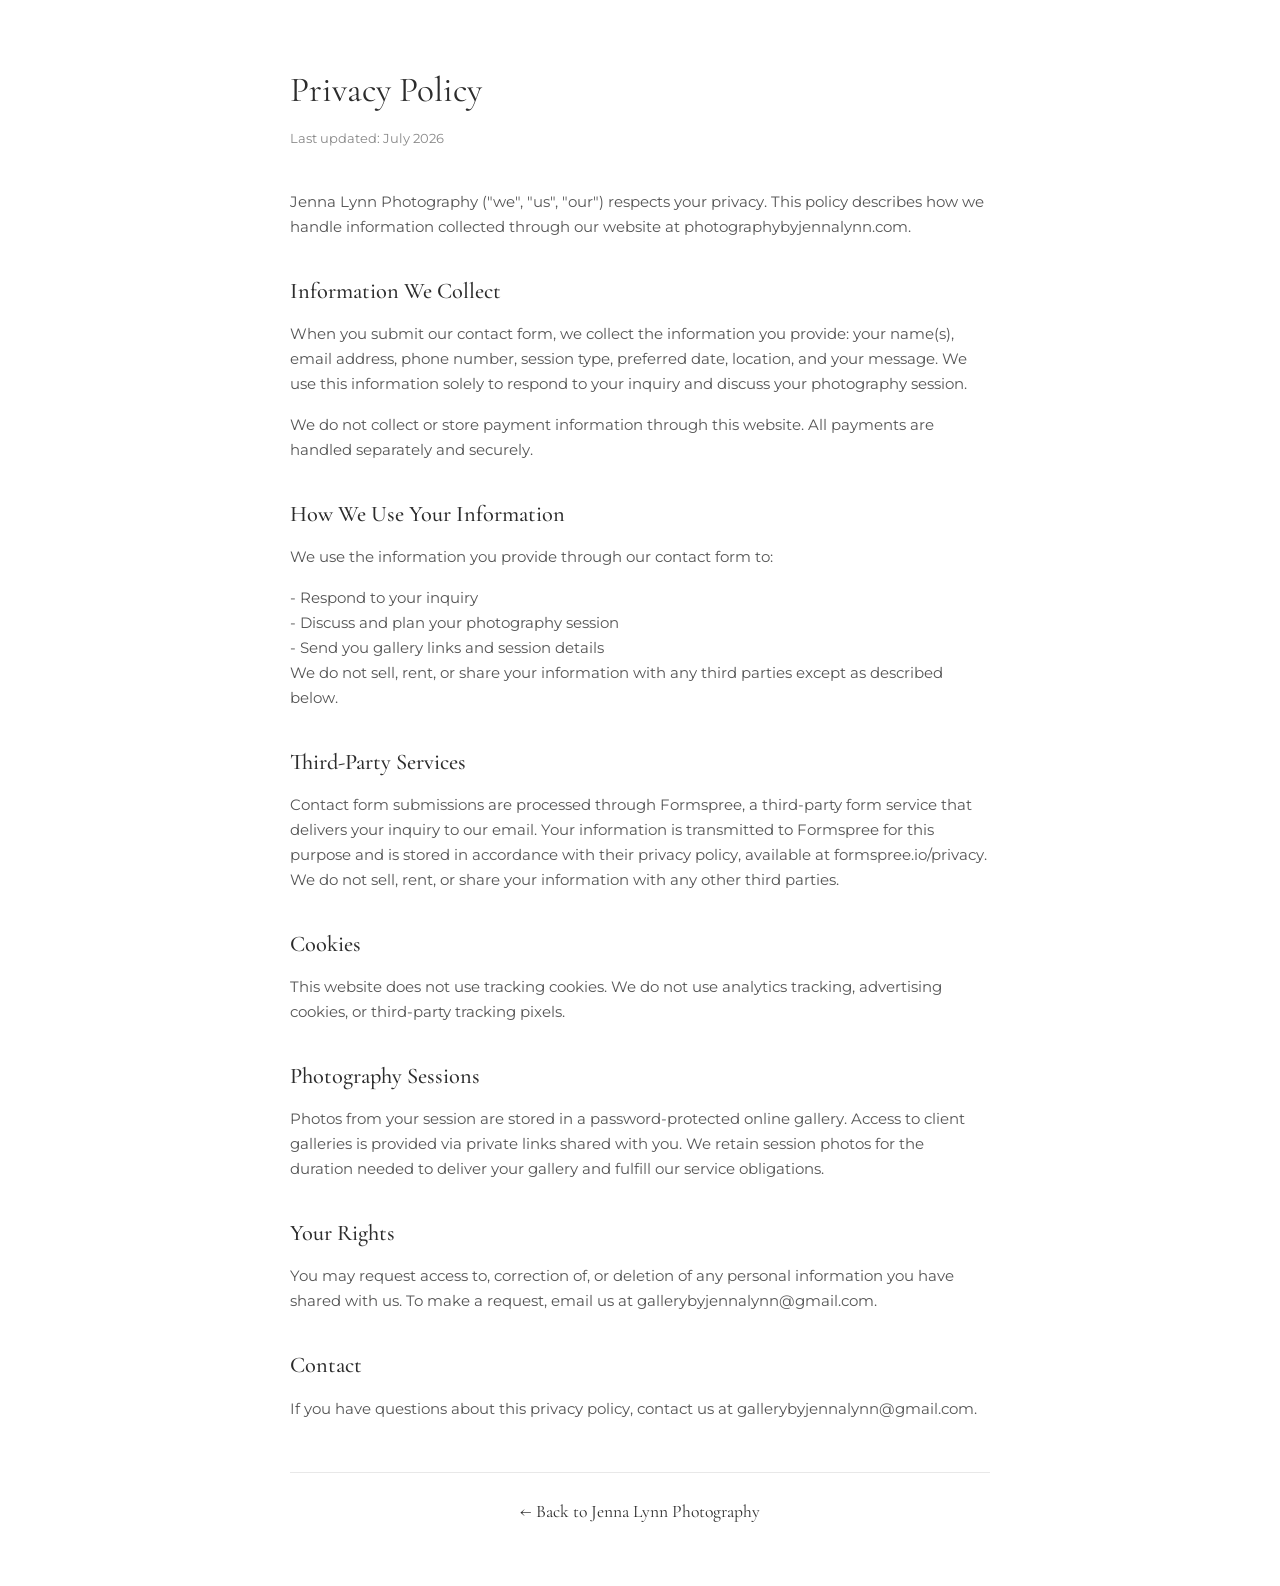
<file: privacy-policy.html>
<!DOCTYPE html>
<html lang="en">
<head>
    <meta charset="UTF-8">
    <meta name="viewport" content="width=device-width, initial-scale=1.0">
    <meta name="robots" content="noindex, nofollow">
    <title>Privacy Policy — Jenna Lynn Photography</title>
    <link rel="preconnect" href="https://fonts.googleapis.com">
    <link rel="preconnect" href="https://fonts.gstatic.com" crossorigin>
    <link href="https://fonts.googleapis.com/css2?family=Cormorant+Garamond:ital,wght@0,300;0,400;0,500;0,600;0,700;1,300;1,400;1,500&family=Montserrat:wght@300;400;500;600&display=swap" rel="stylesheet">
    <style>
        :root {
            --rose: #acb19f;
            --rose-deep: #9baaa2;
            --rose-light: #edeae5;
            --charcoal: #2c2c2c;
            --gray: #555;
            --gray-light: #888;
            --font-serif: 'Cormorant Garamond', Georgia, serif;
            --font-sans: 'Montserrat', -apple-system, sans-serif;
        }
        *, *::before, *::after { margin: 0; padding: 0; box-sizing: border-box; }
        body {
            background: #ffffff;
            color: var(--charcoal);
            font-family: var(--font-sans);
            line-height: 1.7;
            padding: 60px 20px;
        }
        .pp-container {
            max-width: 700px;
            margin: 0 auto;
        }
        h1 {
            font-family: var(--font-serif);
            font-size: 2.2rem;
            font-weight: 400;
            margin-bottom: 8px;
        }
        .pp-updated {
            font-size: 0.8rem;
            color: var(--gray-light);
            margin-bottom: 40px;
        }
        h2 {
            font-family: var(--font-serif);
            font-size: 1.4rem;
            font-weight: 500;
            margin-top: 32px;
            margin-bottom: 12px;
            color: var(--charcoal);
        }
        p {
            font-size: 0.92rem;
            color: var(--gray);
            margin-bottom: 16px;
        }
        a {
            color: var(--rose-deep);
            text-decoration: underline;
        }
        .pp-footer {
            margin-top: 50px;
            padding-top: 24px;
            border-top: 1px solid #e8e8e8;
            text-align: center;
        }
        .pp-footer a {
            font-family: var(--font-serif);
            font-size: 1.1rem;
            text-decoration: none;
            color: var(--charcoal);
        }
        .pp-footer a:hover {
            color: var(--rose-deep);
        }
    </style>
</head>
<body>
<div class="pp-container">
    <h1>Privacy Policy</h1>
    <p class="pp-updated">Last updated: July 2026</p>

    <p>Jenna Lynn Photography ("we", "us", "our") respects your privacy. This policy describes how we handle information collected through our website at photographybyjennalynn.com.</p>

    <h2>Information We Collect</h2>
    <p>When you submit our contact form, we collect the information you provide: your name(s), email address, phone number, session type, preferred date, location, and your message. We use this information solely to respond to your inquiry and discuss your photography session.</p>
    <p>We do not collect or store payment information through this website. All payments are handled separately and securely.</p>

    <h2>How We Use Your Information</h2>
    <p>We use the information you provide through our contact form to:</p>
    <p>- Respond to your inquiry<br>
    - Discuss and plan your photography session<br>
    - Send you gallery links and session details<br>
    We do not sell, rent, or share your information with any third parties except as described below.</p>

    <h2>Third-Party Services</h2>
    <p>Contact form submissions are processed through Formspree, a third-party form service that delivers your inquiry to our email. Your information is transmitted to Formspree for this purpose and is stored in accordance with their privacy policy, available at formspree.io/privacy. We do not sell, rent, or share your information with any other third parties.</p>

    <h2>Cookies</h2>
    <p>This website does not use tracking cookies. We do not use analytics tracking, advertising cookies, or third-party tracking pixels.</p>

    <h2>Photography Sessions</h2>
    <p>Photos from your session are stored in a password-protected online gallery. Access to client galleries is provided via private links shared with you. We retain session photos for the duration needed to deliver your gallery and fulfill our service obligations.</p>

    <h2>Your Rights</h2>
    <p>You may request access to, correction of, or deletion of any personal information you have shared with us. To make a request, email us at gallerybyjennalynn@gmail.com.</p>

    <h2>Contact</h2>
    <p>If you have questions about this privacy policy, contact us at gallerybyjennalynn@gmail.com.</p>

    <div class="pp-footer">
        <a href="index.html">&larr; Back to Jenna Lynn Photography</a>
    </div>
</div>
</body>
</html>
</file>
